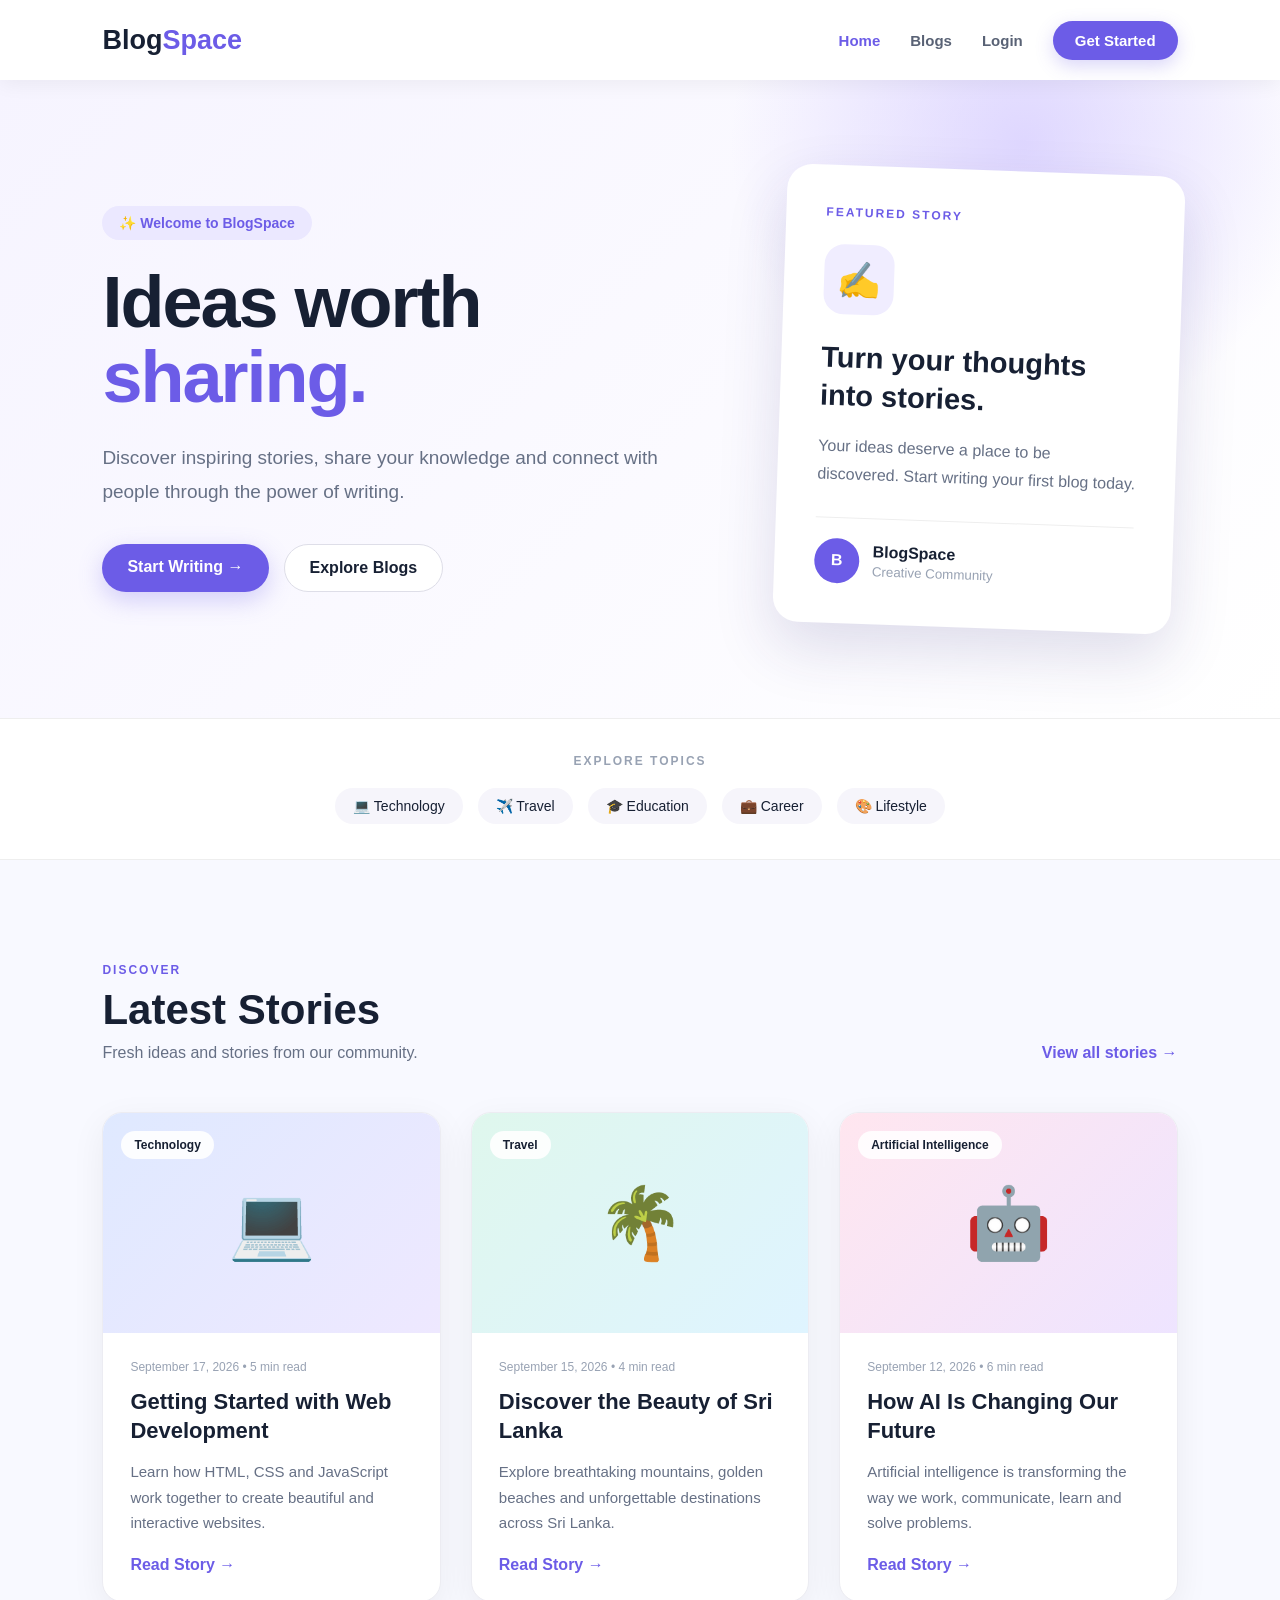
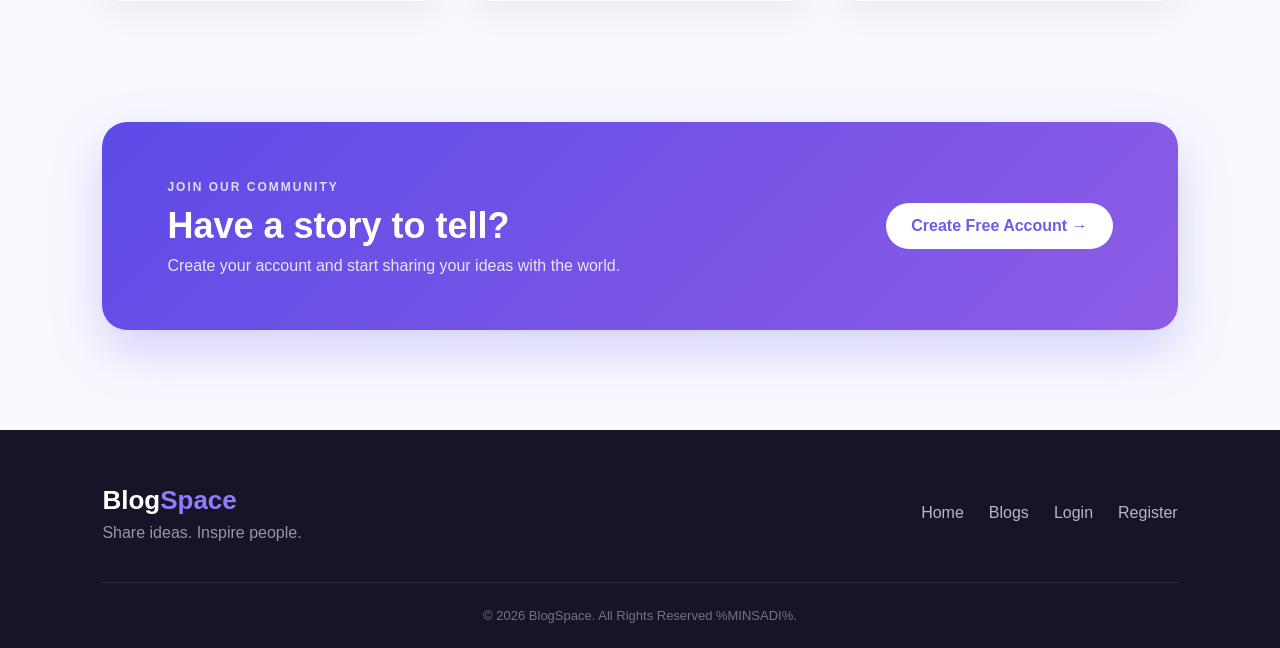
<file: index.html>
<!DOCTYPE html>
<html lang="en">

<head>
    <meta charset="UTF-8">
    <meta name="viewport" content="width=device-width, initial-scale=1.0">

    <title>BlogSpace | Share Your Story</title>

    <!-- Connect CSS -->
    <link rel="stylesheet" href="style.css">
</head>

<body>

    <!-- ================= NAVBAR ================= -->

    <nav class="navbar">

        <div class="logo">
            Blog<span>Space</span>
        </div>

        <div class="nav-links">
            <a href="index.html" class="active">Home</a>
            <a href="#blogs">Blogs</a>
            <a href="login.html">Login</a>
            <a href="register.html" class="register-btn">Get Started</a>
        </div>

    </nav>


    <!-- ================= HERO ================= -->

    <section class="hero">

        <div class="hero-content">

            <span class="hero-label">
                ✨ Welcome to BlogSpace
            </span>

            <h1>
                Ideas worth
                <span>sharing.</span>
            </h1>

            <p>
                Discover inspiring stories, share your knowledge
                and connect with people through the power of writing.
            </p>

            <div class="hero-buttons">

                <a href="register.html" class="primary-btn">
                    Start Writing →
                </a>

                <a href="#blogs" class="secondary-btn">
                    Explore Blogs
                </a>

            </div>

        </div>


        <!-- Right side creative card -->

        <div class="hero-card">

            <div class="small-label">
                FEATURED STORY
            </div>

            <div class="hero-icon">
                ✍️
            </div>

            <h3>
                Turn your thoughts into stories.
            </h3>

            <p>
                Your ideas deserve a place to be discovered.
                Start writing your first blog today.
            </p>

            <div class="author">

                <div class="avatar">
                    B
                </div>

                <div>
                    <strong>BlogSpace</strong>
                    <small>Creative Community</small>
                </div>

            </div>

        </div>

    </section>


    <!-- ================= CATEGORIES ================= -->

    <section class="categories">

        <p>Explore topics</p>

        <div class="category-list">

            <span>💻 Technology</span>
            <span>✈️ Travel</span>
            <span>🎓 Education</span>
            <span>💼 Career</span>
            <span>🎨 Lifestyle</span>

        </div>

    </section>


    <!-- ================= BLOG SECTION ================= -->

    <section class="blog-section" id="blogs">

        <div class="section-heading">

            <div>
                <span class="section-label">
                    DISCOVER
                </span>

                <h2>Latest Stories</h2>

                <p>
                    Fresh ideas and stories from our community.
                </p>
            </div>

            <a href="#" class="view-all">
                View all stories →
            </a>

        </div>


        <div class="blog-container">


            <!-- Blog Card 1 -->

            <article class="blog-card">

                <div class="blog-image technology">

                    <span class="category">
                        Technology
                    </span>

                    <div class="card-icon">
                        💻
                    </div>

                </div>

                <div class="blog-content">

                    <div class="blog-date">
                        September 17, 2026 • 5 min read
                    </div>

                    <h3>
                        Getting Started with Web Development
                    </h3>

                    <p>
                        Learn how HTML, CSS and JavaScript work
                        together to create beautiful and interactive
                        websites.
                    </p>

                    <a href="#">
                        Read Story →
                    </a>

                </div>

            </article>


            <!-- Blog Card 2 -->

            <article class="blog-card">

                <div class="blog-image travel">

                    <span class="category">
                        Travel
                    </span>

                    <div class="card-icon">
                        🌴
                    </div>

                </div>

                <div class="blog-content">

                    <div class="blog-date">
                        September 15, 2026 • 4 min read
                    </div>

                    <h3>
                        Discover the Beauty of Sri Lanka
                    </h3>

                    <p>
                        Explore breathtaking mountains, golden
                        beaches and unforgettable destinations
                        across Sri Lanka.
                    </p>

                    <a href="#">
                        Read Story →
                    </a>

                </div>

            </article>


            <!-- Blog Card 3 -->

            <article class="blog-card">

                <div class="blog-image ai">

                    <span class="category">
                        Artificial Intelligence
                    </span>

                    <div class="card-icon">
                        🤖
                    </div>

                </div>

                <div class="blog-content">

                    <div class="blog-date">
                        September 12, 2026 • 6 min read
                    </div>

                    <h3>
                        How AI Is Changing Our Future
                    </h3>

                    <p>
                        Artificial intelligence is transforming
                        the way we work, communicate, learn and
                        solve problems.
                    </p>

                    <a href="#">
                        Read Story →
                    </a>

                </div>

            </article>

        </div>

    </section>


    <!-- ================= JOIN SECTION ================= -->

    <section class="join-section">

        <div>

            <span>JOIN OUR COMMUNITY</span>

            <h2>
                Have a story to tell?
            </h2>

            <p>
                Create your account and start sharing
                your ideas with the world.
            </p>

        </div>

        <a href="register.html">
            Create Free Account →
        </a>

    </section>


    <!-- ================= FOOTER ================= -->

    <footer>

        <div class="footer-content">

            <div>

                <div class="footer-logo">
                    Blog<span>Space</span>
                </div>

                <p>
                    Share ideas. Inspire people.
                </p>

            </div>

            <div class="footer-links">

                <a href="index.html">Home</a>
                <a href="#blogs">Blogs</a>
                <a href="login.html">Login</a>
                <a href="register.html">Register</a>

            </div>

        </div>

        <div class="copyright">
            © 2026 BlogSpace. All Rights Reserved %MINSADI%.
        </div>

    </footer>

</body>

</html>
</file>
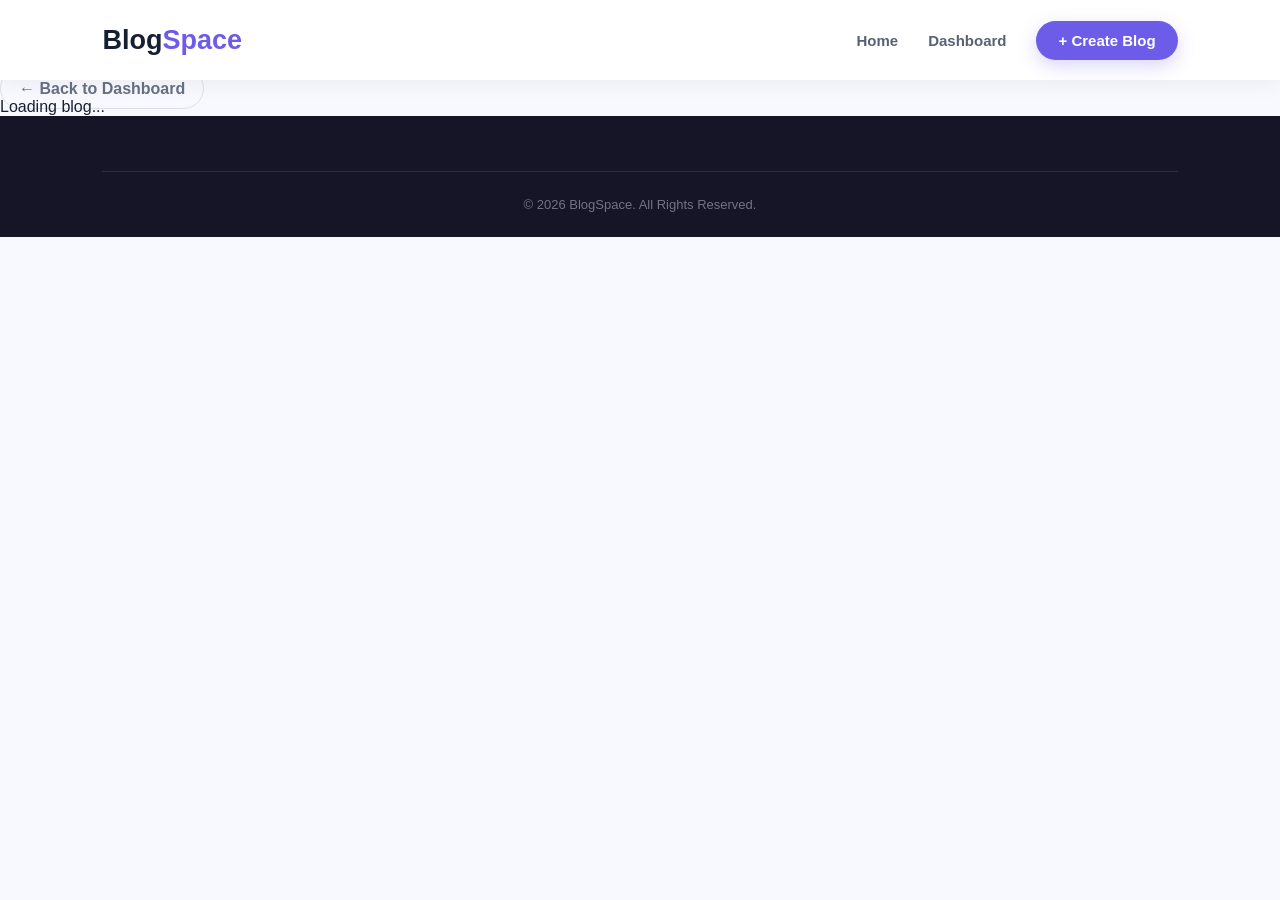
<file: blog-details.html>
<!DOCTYPE html>
<html lang="en">

<head>
    <meta charset="UTF-8">

    <meta
        name="viewport"
        content="width=device-width, initial-scale=1.0"
    >

    <title>BlogSpace | Blog Details</title>

    <link rel="stylesheet" href="style.css">
</head>

<body>


<!-- ================= NAVBAR ================= -->

<nav class="navbar">

    <div class="logo">
        Blog<span>Space</span>
    </div>

    <div class="nav-links">

        <a href="index.html">
            Home
        </a>

        <a href="dashboard.html">
            Dashboard
        </a>

        <a
            href="create-blog.html"
            class="register-btn"
        >
            + Create Blog
        </a>

    </div>

</nav>


<!-- ================= BLOG DETAILS ================= -->

<main class="blog-details-page">

    <div class="blog-details-container">

        <!-- BACK BUTTON -->

        <a
            href="dashboard.html"
            class="back-dashboard"
        >
            ← Back to Dashboard
        </a>


        <!-- BLOG WILL APPEAR HERE -->

        <article id="blogDetails">

            <p>
                Loading blog...
            </p>

        </article>

    </div>

</main>


<!-- ================= FOOTER ================= -->

<footer>

    <div class="copyright">
        © 2026 BlogSpace. All Rights Reserved.
    </div>

</footer>


<!-- ================= JAVASCRIPT ================= -->

<script src="js/script.js"></script>


</body>

</html>
</file>
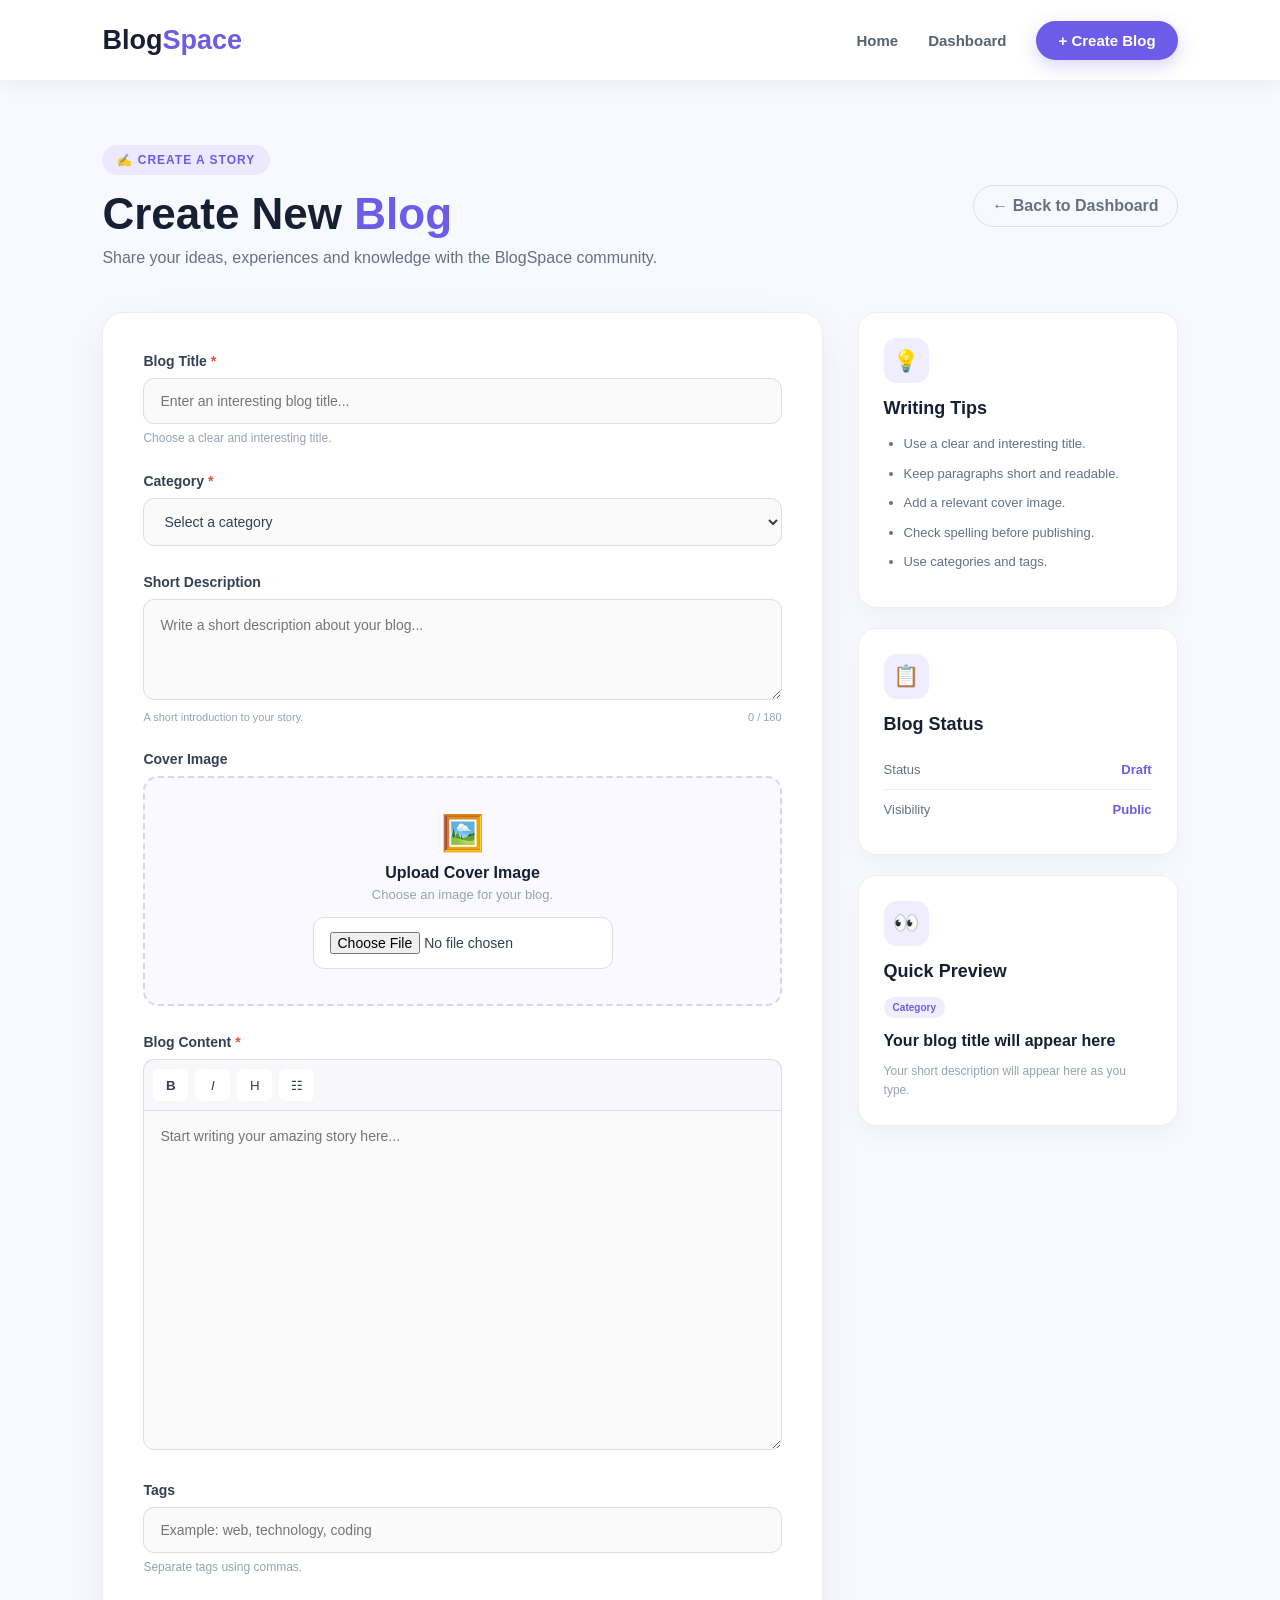
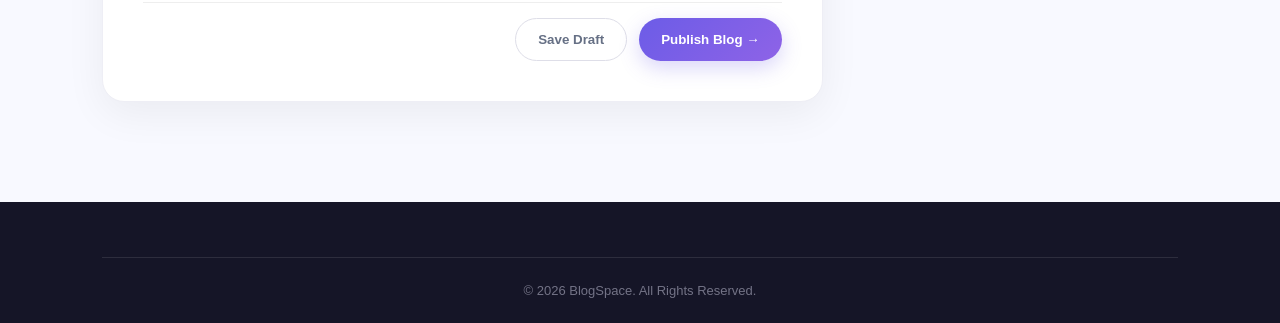
<file: create-blog.html>
<!DOCTYPE html>
<html lang="en">

<head>
    <meta charset="UTF-8">
    <meta name="viewport" content="width=device-width, initial-scale=1.0">

    <title>BlogSpace | Create Blog</title>

    <link rel="stylesheet" href="style.css">
</head>

<body>

<!-- ================= NAVBAR ================= -->

<nav class="navbar">

    <div class="logo">
        Blog<span>Space</span>
    </div>

    <div class="nav-links">
        <a href="index.html">Home</a>
        <a href="dashboard.html">Dashboard</a>

        <a href="create-blog.html"
           class="register-btn">
            + Create Blog
        </a>
    </div>

</nav>


<!-- ================= CREATE BLOG ================= -->

<main class="create-page">

    <!-- PAGE HEADER -->

    <section class="create-header">

        <div>

            <span class="create-label">
                ✍️ CREATE A STORY
            </span>

            <h1>
                Create New
                <span>Blog</span>
            </h1>

            <p>
                Share your ideas, experiences and knowledge
                with the BlogSpace community.
            </p>

        </div>

        <a href="dashboard.html"
           class="back-dashboard">

            ← Back to Dashboard

        </a>

    </section>


    <!-- ================= FORM AREA ================= -->

    <section class="create-container">


        <!-- LEFT SIDE FORM -->

        <div class="create-form-card">

            <form id="blogForm">


                <!-- BLOG TITLE -->

                <div class="create-form-group">

                    <label for="blogTitle">
                        Blog Title
                        <span>*</span>
                    </label>

                    <input
                        type="text"
                        id="blogTitle"
                        placeholder="Enter an interesting blog title..."
                        required
                    >

                    <small>
                        Choose a clear and interesting title.
                    </small>

                </div>


                <!-- CATEGORY -->

                <div class="create-form-group">

                    <label for="blogCategory">
                        Category
                        <span>*</span>
                    </label>

                    <select
                        id="blogCategory"
                        required
                    >

                        <option value="">
                            Select a category
                        </option>

                        <option value="Technology">
                            💻 Technology
                        </option>

                        <option value="Travel">
                            ✈️ Travel
                        </option>

                        <option value="Education">
                            🎓 Education
                        </option>

                        <option value="Career">
                            💼 Career
                        </option>

                        <option value="Lifestyle">
                            🎨 Lifestyle
                        </option>

                        <option value="Artificial Intelligence">
                            🤖 Artificial Intelligence
                        </option>

                    </select>

                </div>


                <!-- DESCRIPTION -->

                <div class="create-form-group">

                    <label for="blogDescription">
                        Short Description
                    </label>

                    <textarea
                        id="blogDescription"
                        rows="3"
                        maxlength="180"
                        placeholder="Write a short description about your blog..."
                    ></textarea>

                    <div class="character-count">

                        <span>
                            A short introduction to your story.
                        </span>

                        <span id="descriptionCount">
                            0 / 180
                        </span>

                    </div>

                </div>


                <!-- BLOG IMAGE -->

                <div class="create-form-group">

                    <label for="blogImage">
                        Cover Image
                    </label>

                    <div class="image-upload">

                        <div class="upload-icon">
                            🖼️
                        </div>

                        <h3>
                            Upload Cover Image
                        </h3>

                        <p>
                            Choose an image for your blog.
                        </p>

                        <input
                            type="file"
                            id="blogImage"
                            accept="image/*"
                        >

                    </div>


                    <!-- IMAGE PREVIEW -->

                    <div
                        class="image-preview"
                        id="imagePreview"
                    >
                    </div>

                </div>


                <!-- BLOG CONTENT -->

                <div class="create-form-group">

                    <label for="blogContent">
                        Blog Content
                        <span>*</span>
                    </label>

                    <!-- Simple Toolbar -->

                    <div class="editor-toolbar">

                        <button
                            type="button"
                            onclick="insertText('**Bold Text**')"
                        >
                            <b>B</b>
                        </button>

                        <button
                            type="button"
                            onclick="insertText('*Italic Text*')"
                        >
                            <i>I</i>
                        </button>

                        <button
                            type="button"
                            onclick="insertText('## Heading')"
                        >
                            H
                        </button>

                        <button
                            type="button"
                            onclick="insertText('• List item')"
                        >
                            ☷
                        </button>

                    </div>

                    <textarea
                        id="blogContent"
                        rows="13"
                        placeholder="Start writing your amazing story here..."
                        required
                    ></textarea>

                </div>


                <!-- TAGS -->

                <div class="create-form-group">

                    <label for="blogTags">
                        Tags
                    </label>

                    <input
                        type="text"
                        id="blogTags"
                        placeholder="Example: web, technology, coding"
                    >

                    <small>
                        Separate tags using commas.
                    </small>

                </div>


                <!-- BUTTONS -->

                <div class="create-actions">

                    <button
                        type="button"
                        class="draft-btn"
                        onclick="saveDraft()"
                    >
                        Save Draft
                    </button>

                    <button
                        type="submit"
                        class="publish-btn"
                    >
                        Publish Blog →
                    </button>

                </div>

            </form>

        </div>


        <!-- ================= RIGHT SIDE ================= -->

        <aside class="create-sidebar">


            <!-- TIPS -->

            <div class="create-side-card">

                <div class="side-icon">
                    💡
                </div>

                <h3>
                    Writing Tips
                </h3>

                <ul>
                    <li>
                        Use a clear and interesting title.
                    </li>

                    <li>
                        Keep paragraphs short and readable.
                    </li>

                    <li>
                        Add a relevant cover image.
                    </li>

                    <li>
                        Check spelling before publishing.
                    </li>

                    <li>
                        Use categories and tags.
                    </li>
                </ul>

            </div>


            <!-- BLOG STATUS -->

            <div class="create-side-card">

                <div class="side-icon">
                    📋
                </div>

                <h3>
                    Blog Status
                </h3>

                <div class="status-row">

                    <span>Status</span>

                    <strong id="blogStatus">
                        Draft
                    </strong>

                </div>

                <div class="status-row">

                    <span>Visibility</span>

                    <strong>
                        Public
                    </strong>

                </div>

            </div>


            <!-- QUICK PREVIEW -->

            <div class="create-side-card">

                <div class="side-icon">
                    👀
                </div>

                <h3>
                    Quick Preview
                </h3>

                <div class="quick-preview">

                    <span id="previewCategory">
                        Category
                    </span>

                    <h4 id="previewTitle">
                        Your blog title will appear here
                    </h4>

                    <p id="previewDescription">
                        Your short description will
                        appear here as you type.
                    </p>

                </div>

            </div>

        </aside>

    </section>

</main>


<!-- ================= FOOTER ================= -->

<footer>

    <div class="copyright">
        © 2026 BlogSpace. All Rights Reserved.
    </div>

</footer>


<!-- ================= JAVASCRIPT ================= -->

<script>

    const title =
        document.getElementById("blogTitle");

    const category =
        document.getElementById("blogCategory");

    const description =
        document.getElementById("blogDescription");

    const content =
        document.getElementById("blogContent");


    /* ===============================
       LIVE TITLE PREVIEW
    =============================== */

    title.addEventListener("input", function () {

        document.getElementById("previewTitle")
            .innerText =
            title.value ||
            "Your blog title will appear here";

    });


    /* ===============================
       CATEGORY PREVIEW
    =============================== */

    category.addEventListener("change", function () {

        document.getElementById("previewCategory")
            .innerText =
            category.value || "Category";

    });


    /* ===============================
       DESCRIPTION PREVIEW
    =============================== */

    description.addEventListener("input", function () {

        document.getElementById("previewDescription")
            .innerText =
            description.value ||
            "Your short description will appear here as you type.";

        document.getElementById("descriptionCount")
            .innerText =
            description.value.length + " / 180";

    });


    /* ===============================
       IMAGE PREVIEW
    =============================== */

    document.getElementById("blogImage")
        .addEventListener("change", function () {

            const file = this.files[0];

            if (file) {

                const reader =
                    new FileReader();

                reader.onload =
                    function (event) {

                        document
                            .getElementById("imagePreview")
                            .innerHTML =
                            `<img src="${event.target.result}"
                            alt="Blog Cover Preview">`;

                    };

                reader.readAsDataURL(file);

            }

        });


    /* ===============================
       EDITOR BUTTON
    =============================== */

    function insertText(text) {

        const textarea =
            document.getElementById("blogContent");

        const start =
            textarea.selectionStart;

        const end =
            textarea.selectionEnd;

        textarea.value =
            textarea.value.substring(0, start) +
            text +
            textarea.value.substring(end);

        textarea.focus();

    }


    /* ===============================
       SAVE DRAFT
    =============================== */

    function saveDraft() {

        if (title.value.trim() === "") {

            alert(
                "Please enter a blog title before saving."
            );

            return;

        }

        document.getElementById("blogStatus")
            .innerText = "Saved Draft";

        alert(
            "Your blog has been saved as a draft!"
        );

    }


    /* ===============================
       PUBLISH BLOG
    =============================== */

    document.getElementById("blogForm")
        .addEventListener(
            "submit",
            function (event) {

                event.preventDefault();


                if (
                    title.value.trim() === "" ||
                    category.value === "" ||
                    content.value.trim() === ""
                ) {

                    alert(
                        "Please complete all required fields."
                    );

                    return;

                }


                alert(
                    "Blog published successfully!"
                );


                window.location.href =
                    "dashboard.html";

            }
        );

</script>

</body>

</html>
</file>
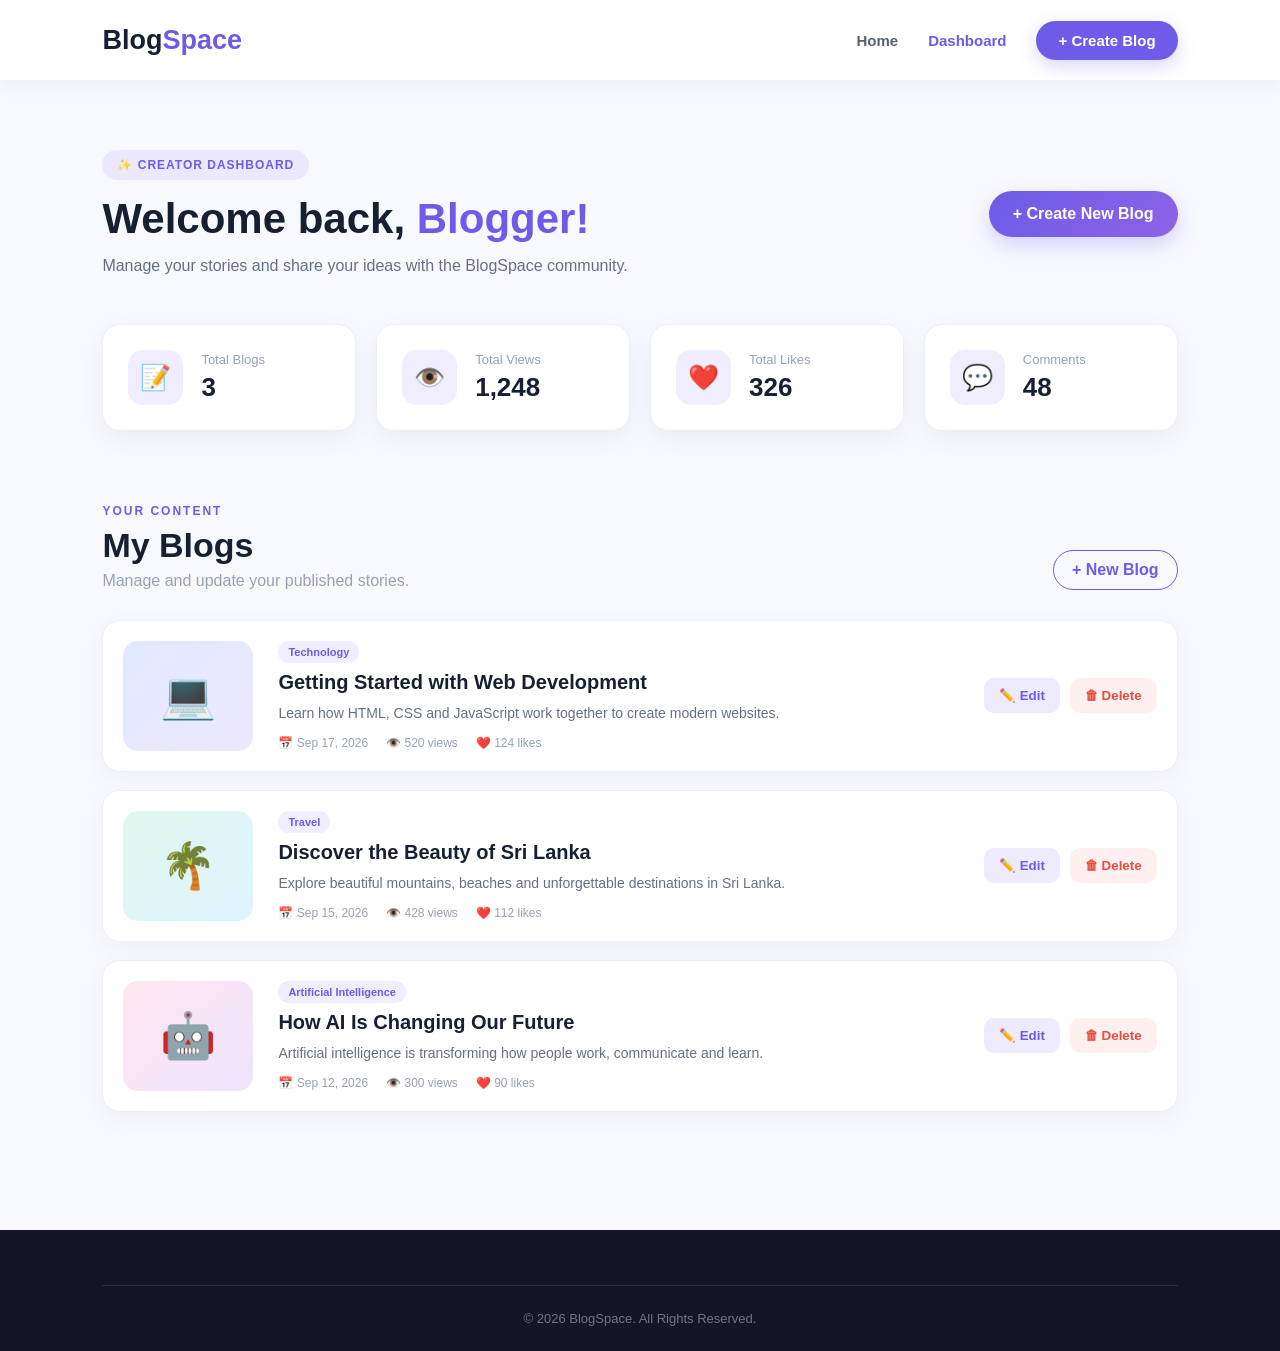
<file: dashboard.html>
<!DOCTYPE html>
<html lang="en">

<head>
    <meta charset="UTF-8">
    <meta name="viewport" content="width=device-width, initial-scale=1.0">

    <title>BlogSpace | Dashboard</title>

    <link rel="stylesheet" href="style.css">
</head>

<body>

<!-- ================= NAVBAR ================= -->

<nav class="navbar">

    <div class="logo">
        Blog<span>Space</span>
    </div>

    <div class="nav-links">
        <a href="index.html">Home</a>
        <a href="dashboard.html" class="active">Dashboard</a>
        <a href="create-blog.html" class="register-btn">
            + Create Blog
        </a>
    </div>

</nav>


<!-- ================= DASHBOARD ================= -->

<main class="dashboard">

    <!-- Welcome Area -->

    <section class="dashboard-header">

        <div>

            <span class="dashboard-label">
                ✨ CREATOR DASHBOARD
            </span>

            <h1>
                Welcome back,
                <span>Blogger!</span>
            </h1>

            <p>
                Manage your stories and share your ideas
                with the BlogSpace community.
            </p>

        </div>

        <a href="create-blog.html" class="dashboard-create-btn">
            + Create New Blog
        </a>

    </section>


    <!-- ================= STATISTICS ================= -->

    <section class="stats-container">

        <div class="stat-card">

            <div class="stat-icon">
                📝
            </div>

            <div>
                <p>Total Blogs</p>
                <h2>3</h2>
            </div>

        </div>


        <div class="stat-card">

            <div class="stat-icon">
                👁️
            </div>

            <div>
                <p>Total Views</p>
                <h2>1,248</h2>
            </div>

        </div>


        <div class="stat-card">

            <div class="stat-icon">
                ❤️
            </div>

            <div>
                <p>Total Likes</p>
                <h2>326</h2>
            </div>

        </div>


        <div class="stat-card">

            <div class="stat-icon">
                💬
            </div>

            <div>
                <p>Comments</p>
                <h2>48</h2>
            </div>

        </div>

    </section>


    <!-- ================= MY BLOGS ================= -->

    <section class="my-blogs">

        <div class="dashboard-section-title">

            <div>

                <span>YOUR CONTENT</span>

                <h2>My Blogs</h2>

                <p>
                    Manage and update your published stories.
                </p>

            </div>

            <a href="create-blog.html">
                + New Blog
            </a>

        </div>


        <!-- BLOG 1 -->

        <article class="dashboard-blog-card">

            <div class="dashboard-blog-image technology">
                💻
            </div>

            <div class="dashboard-blog-content">

                <span class="dashboard-category">
                    Technology
                </span>

                <h3>
                    Getting Started with Web Development
                </h3>

                <p>
                    Learn how HTML, CSS and JavaScript
                    work together to create modern websites.
                </p>

                <div class="blog-information">

                    <span>📅 Sep 17, 2026</span>

                    <span>👁️ 520 views</span>

                    <span>❤️ 124 likes</span>

                </div>

            </div>


            <div class="dashboard-actions">

                <button
                    class="edit-btn"
                    onclick="editBlog('Getting Started with Web Development')"
                >
                    ✏️ Edit
                </button>

                <button
                    class="delete-btn"
                    onclick="deleteBlog(this)"
                >
                    🗑 Delete
                </button>

            </div>

        </article>


        <!-- BLOG 2 -->

        <article class="dashboard-blog-card">

            <div class="dashboard-blog-image travel">
                🌴
            </div>

            <div class="dashboard-blog-content">

                <span class="dashboard-category">
                    Travel
                </span>

                <h3>
                    Discover the Beauty of Sri Lanka
                </h3>

                <p>
                    Explore beautiful mountains, beaches
                    and unforgettable destinations in Sri Lanka.
                </p>

                <div class="blog-information">

                    <span>📅 Sep 15, 2026</span>

                    <span>👁️ 428 views</span>

                    <span>❤️ 112 likes</span>

                </div>

            </div>


            <div class="dashboard-actions">

                <button
                    class="edit-btn"
                    onclick="editBlog('Discover the Beauty of Sri Lanka')"
                >
                    ✏️ Edit
                </button>

                <button
                    class="delete-btn"
                    onclick="deleteBlog(this)"
                >
                    🗑 Delete
                </button>

            </div>

        </article>


        <!-- BLOG 3 -->

        <article class="dashboard-blog-card">

            <div class="dashboard-blog-image ai">
                🤖
            </div>

            <div class="dashboard-blog-content">

                <span class="dashboard-category">
                    Artificial Intelligence
                </span>

                <h3>
                    How AI Is Changing Our Future
                </h3>

                <p>
                    Artificial intelligence is transforming
                    how people work, communicate and learn.
                </p>

                <div class="blog-information">

                    <span>📅 Sep 12, 2026</span>

                    <span>👁️ 300 views</span>

                    <span>❤️ 90 likes</span>

                </div>

            </div>


            <div class="dashboard-actions">

                <button
                    class="edit-btn"
                    onclick="editBlog('How AI Is Changing Our Future')"
                >
                    ✏️ Edit
                </button>

                <button
                    class="delete-btn"
                    onclick="deleteBlog(this)"
                >
                    🗑 Delete
                </button>

            </div>

        </article>

    </section>

</main>


<!-- ================= FOOTER ================= -->

<footer>

    <div class="copyright">
        © 2026 BlogSpace. All Rights Reserved.
    </div>

</footer>


<!-- ================= JAVASCRIPT ================= -->

<script>

function deleteBlog(button) {

    const confirmation = confirm(
        "Are you sure you want to delete this blog?"
    );

    if (confirmation) {

        const blogCard =
            button.closest(".dashboard-blog-card");

        blogCard.remove();

        alert("Blog deleted successfully!");

    }
}


function editBlog(blogTitle) {

    alert(
        "Edit feature selected for: " + blogTitle
    );

}

</script>

</body>

</html>
</file>
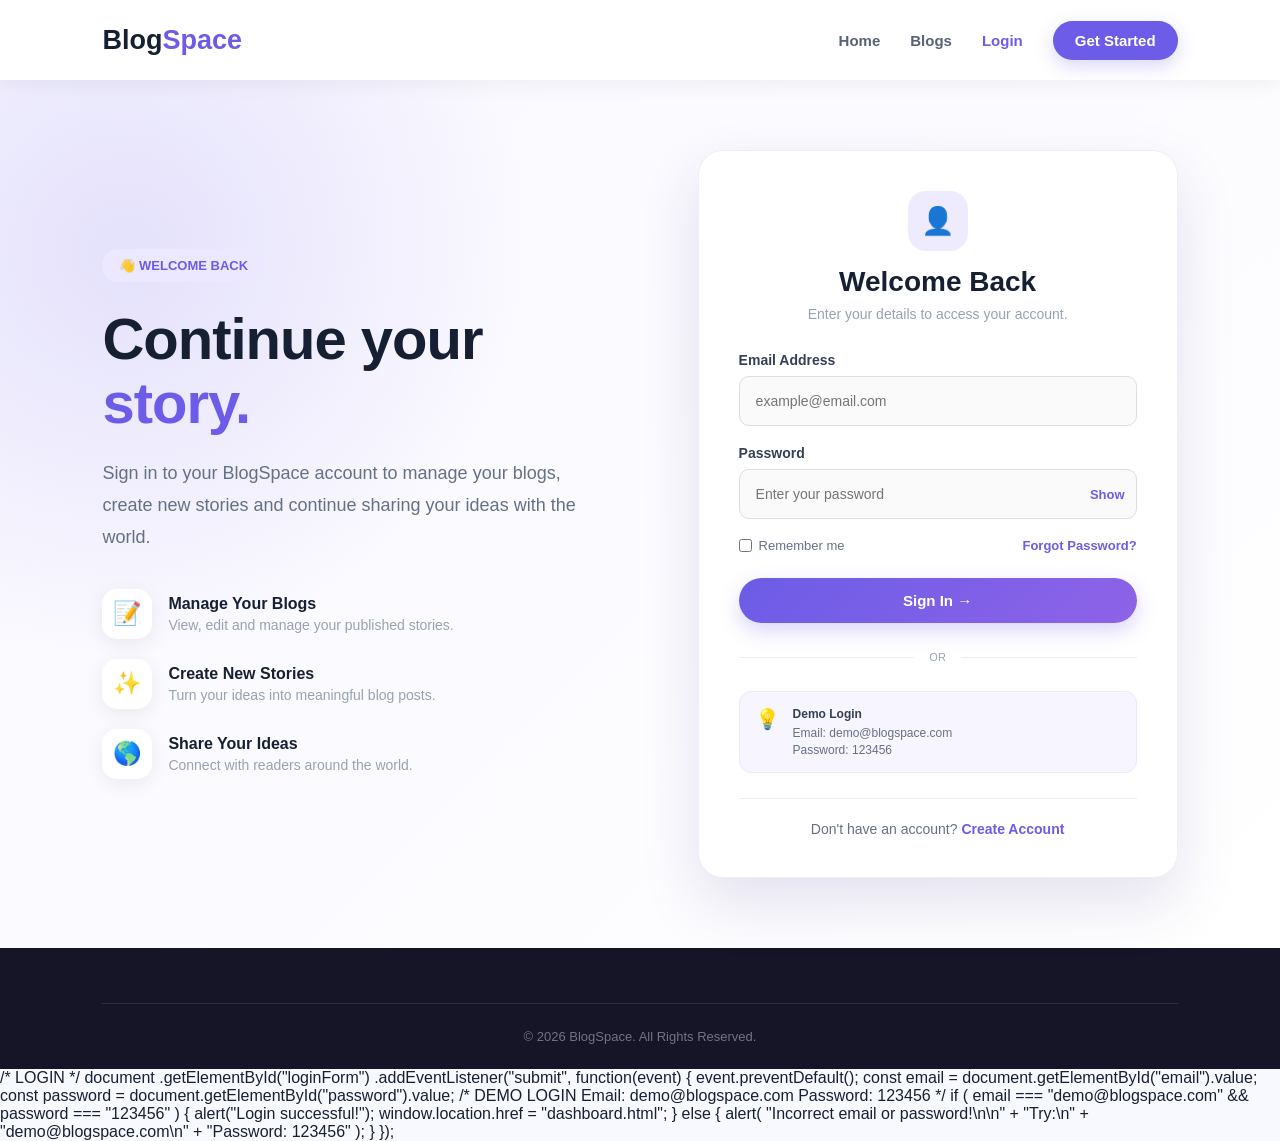
<file: login.html>
<!DOCTYPE html>
<html lang="en">

<head>
    <meta charset="UTF-8">
    <meta name="viewport" content="width=device-width, initial-scale=1.0">

    <title>BlogSpace | Login</title>

    <!-- CSS Connection -->
    <link rel="stylesheet" href="style.css">
</head>

<body>

    <!-- ================= NAVBAR ================= -->

    <nav class="navbar">

        <div class="logo">
            Blog<span>Space</span>
        </div>

        <div class="nav-links">
            <a href="index.html">Home</a>
            <a href="index.html#blogs">Blogs</a>
            <a href="login.html" class="active">Login</a>
            <a href="register.html" class="register-btn">
                Get Started
            </a>
        </div>

    </nav>


    <!-- ================= LOGIN SECTION ================= -->

    <section class="auth-section login-section">

        <!-- LEFT SIDE -->

        <div class="auth-info">

            <span class="auth-label">
                👋 WELCOME BACK
            </span>

            <h1>
                Continue your
                <span>story.</span>
            </h1>

            <p>
                Sign in to your BlogSpace account to manage
                your blogs, create new stories and continue
                sharing your ideas with the world.
            </p>


            <!-- FEATURES -->

            <div class="auth-features">

                <div class="feature">

                    <div class="feature-icon">
                        📝
                    </div>

                    <div>
                        <h3>Manage Your Blogs</h3>

                        <p>
                            View, edit and manage your published stories.
                        </p>
                    </div>

                </div>


                <div class="feature">

                    <div class="feature-icon">
                        ✨
                    </div>

                    <div>
                        <h3>Create New Stories</h3>

                        <p>
                            Turn your ideas into meaningful blog posts.
                        </p>
                    </div>

                </div>


                <div class="feature">

                    <div class="feature-icon">
                        🌎
                    </div>

                    <div>
                        <h3>Share Your Ideas</h3>

                        <p>
                            Connect with readers around the world.
                        </p>
                    </div>

                </div>

            </div>

        </div>


        <!-- ================= LOGIN CARD ================= -->

        <div class="auth-card login-card">

            <div class="auth-card-header">

                <div class="auth-icon">
                    👤
                </div>

                <h2>Welcome Back</h2>

                <p>
                    Enter your details to access your account.
                </p>

            </div>


            <!-- LOGIN FORM -->

            <form id="loginForm">

                <!-- EMAIL -->

                <div class="form-group">

                    <label for="email">
                        Email Address
                    </label>

                    <input
                        type="email"
                        id="email"
                        placeholder="example@email.com"
                        required
                    >

                </div>


                <!-- PASSWORD -->

                <div class="form-group">

                    <label for="password">
                        Password
                    </label>

                    <div class="password-box">

                        <input
                            type="password"
                            id="password"
                            placeholder="Enter your password"
                            required
                        >

                        <button
                            type="button"
                            class="show-password"
                            onclick="showPassword()"
                            id="passwordButton"
                        >
                            Show
                        </button>

                    </div>

                </div>


                <!-- REMEMBER / FORGOT -->

                <div class="login-options">

                    <label class="remember-me">

                        <input
                            type="checkbox"
                            id="remember"
                        >

                        Remember me

                    </label>


                    <a href="#">
                        Forgot Password?
                    </a>

                </div>


                <!-- LOGIN BUTTON -->

                <button
                    type="submit"
                    class="auth-button"
                >
                    Sign In →
                </button>

            </form>


            <!-- DIVIDER -->

            <div class="login-divider">

                <span>OR</span>

            </div>


            <!-- DEMO ACCOUNT -->

            <div class="demo-account">

                <span>💡</span>

                <div>
                    <strong>Demo Login</strong>

                    <p>
                        Email: demo@blogspace.com
                    </p>

                    <p>
                        Password: 123456
                    </p>
                </div>

            </div>


            <!-- REGISTER -->

            <div class="auth-bottom">

                <p>
                    Don't have an account?

                    <a href="register.html">
                        Create Account
                    </a>
                </p>

            </div>

        </div>

    </section>


    <!-- ================= FOOTER ================= -->

    <footer>

        <div class="copyright">
            © 2026 BlogSpace. All Rights Reserved.
        </div>

    </footer>


    <!-- ================= JAVASCRIPT ================= -->

    <script>

function showPassword() {

    const password =
        document.getElementById("password");

    const button =
        document.getElementById("passwordButton");


    if (password.type === "password") {

        password.type = "text";
        button.innerText = "Hide";

    } else {

        password.type = "password";
        button.innerText = "Show";

    }
}


/* LOGIN SYSTEM */

document
    .getElementById("loginForm")
    .addEventListener("submit", function(event) {

        event.preventDefault();


        const email =
            document.getElementById("email")
            .value
            .trim();

        const password =
            document.getElementById("password")
            .value;


        /* GET REGISTERED USER */

        const savedUser =
            JSON.parse(
                localStorage.getItem("blogUser")
            );


        if (!savedUser) {

            alert(
                "No account found. Please register first."
            );

            window.location.href =
                "register.html";

            return;
        }


        /* CHECK LOGIN */

        if (
            email === savedUser.email &&
            password === savedUser.password
        ) {

            localStorage.setItem(
                "loggedIn",
                "true"
            );


            alert(
                "Welcome " +
                savedUser.name +
                "!"
            );


            window.location.href =
                "dashboard.html";

        } else {

            alert(
                "Incorrect email or password!"
            );

        }

    });

</script>
        /* LOGIN */

        document
            .getElementById("loginForm")
            .addEventListener("submit", function(event) {

                event.preventDefault();


                const email =
                    document.getElementById("email").value;

                const password =
                    document.getElementById("password").value;


                /*
                   DEMO LOGIN

                   Email:
                   demo@blogspace.com

                   Password:
                   123456
                */


                if (
                    email === "demo@blogspace.com" &&
                    password === "123456"
                ) {

                    alert("Login successful!");

                    window.location.href =
                        "dashboard.html";

                }

                else {

                    alert(
                        "Incorrect email or password!\n\n" +
                        "Try:\n" +
                        "demo@blogspace.com\n" +
                        "Password: 123456"
                    );

                }

            });

    </script>

</body>

</html>
</file>
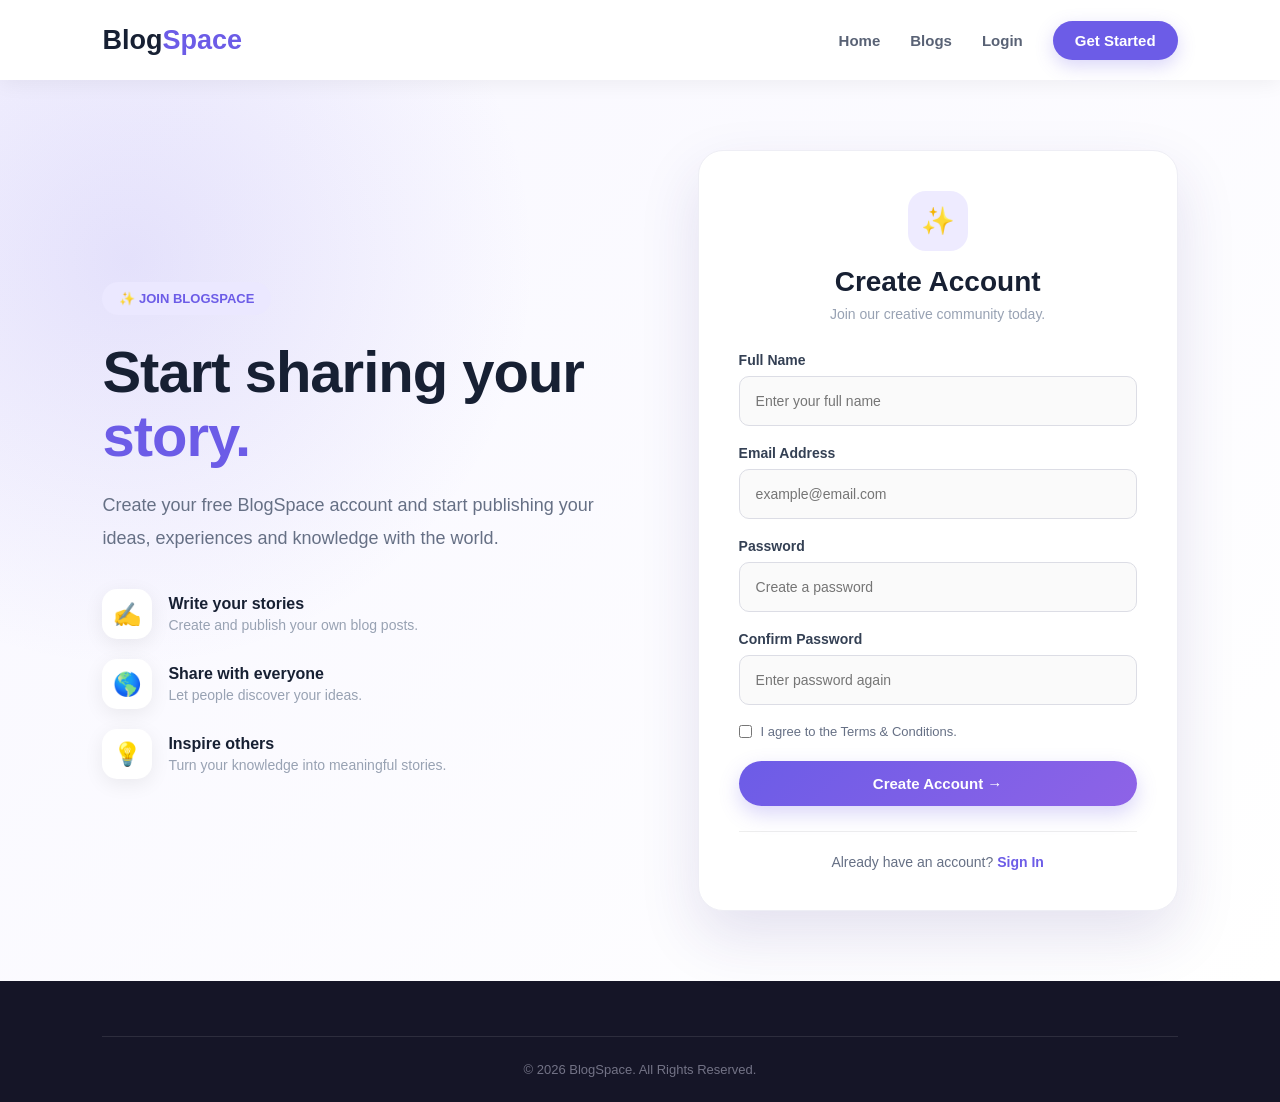
<file: register.html>
<!DOCTYPE html>
<html lang="en">

<head>
    <meta charset="UTF-8">
    <meta name="viewport" content="width=device-width, initial-scale=1.0">

    <title>BlogSpace | Register</title>

    <link rel="stylesheet" href="style.css">
</head>

<body>

    <!-- NAVBAR -->
    <nav class="navbar">

        <div class="logo">
            Blog<span>Space</span>
        </div>

        <div class="nav-links">
            <a href="index.html">Home</a>
            <a href="index.html#blogs">Blogs</a>
            <a href="login.html">Login</a>
            <a href="register.html" class="register-btn">Get Started</a>
        </div>

    </nav>


    <!-- REGISTER SECTION -->
    <section class="auth-section">

        <!-- LEFT SIDE -->
        <div class="auth-info">

            <span class="auth-label">
                ✨ JOIN BLOGSPACE
            </span>

            <h1>
                Start sharing your
                <span>story.</span>
            </h1>

            <p>
                Create your free BlogSpace account and
                start publishing your ideas, experiences
                and knowledge with the world.
            </p>

            <div class="auth-features">

                <div class="feature">
                    <div class="feature-icon">✍️</div>

                    <div>
                        <h3>Write your stories</h3>
                        <p>Create and publish your own blog posts.</p>
                    </div>
                </div>


                <div class="feature">
                    <div class="feature-icon">🌎</div>

                    <div>
                        <h3>Share with everyone</h3>
                        <p>Let people discover your ideas.</p>
                    </div>
                </div>


                <div class="feature">
                    <div class="feature-icon">💡</div>

                    <div>
                        <h3>Inspire others</h3>
                        <p>Turn your knowledge into meaningful stories.</p>
                    </div>
                </div>

            </div>

        </div>


        <!-- RIGHT SIDE REGISTER FORM -->
        <div class="auth-card">

            <div class="auth-card-header">

                <div class="auth-icon">
                    ✨
                </div>

                <h2>Create Account</h2>

                <p>
                    Join our creative community today.
                </p>

            </div>


            <form id="registerForm">

                <!-- NAME -->
                <div class="form-group">

                    <label for="name">
                        Full Name
                    </label>

                    <input
                        type="text"
                        id="name"
                        placeholder="Enter your full name"
                        required
                    >

                </div>


                <!-- EMAIL -->
                <div class="form-group">

                    <label for="email">
                        Email Address
                    </label>

                    <input
                        type="email"
                        id="email"
                        placeholder="example@email.com"
                        required
                    >

                </div>


                <!-- PASSWORD -->
                <div class="form-group">

                    <label for="password">
                        Password
                    </label>

                    <input
                        type="password"
                        id="password"
                        placeholder="Create a password"
                        minlength="6"
                        required
                    >

                </div>


                <!-- CONFIRM PASSWORD -->
                <div class="form-group">

                    <label for="confirmPassword">
                        Confirm Password
                    </label>

                    <input
                        type="password"
                        id="confirmPassword"
                        placeholder="Enter password again"
                        minlength="6"
                        required
                    >

                </div>


                <!-- TERMS -->
                <div class="terms">

                    <input
                        type="checkbox"
                        id="terms"
                        required
                    >

                    <label for="terms">
                        I agree to the Terms & Conditions.
                    </label>

                </div>


                <!-- REGISTER BUTTON -->
                <button
                    type="submit"
                    class="auth-button"
                >
                    Create Account →
                </button>

            </form>


            <div class="auth-bottom">

                <p>
                    Already have an account?
                    <a href="login.html">
                        Sign In
                    </a>
                </p>

            </div>

        </div>

    </section>


    <!-- FOOTER -->
    <footer>

        <div class="copyright">
            © 2026 BlogSpace. All Rights Reserved.
        </div>

    </footer>


    <!-- SIMPLE JAVASCRIPT -->
  <script>

const registerForm =
    document.getElementById("registerForm");

registerForm.addEventListener("submit", function(event) {

    event.preventDefault();

    const name =
        document.getElementById("name").value.trim();

    const email =
        document.getElementById("email").value.trim();

    const password =
        document.getElementById("password").value;

    const confirmPassword =
        document.getElementById("confirmPassword").value;


    if (password !== confirmPassword) {

        alert("Passwords do not match!");

        return;
    }


    /* SAVE USER */

    const user = {
        name: name,
        email: email,
        password: password
    };


    localStorage.setItem(
        "blogUser",
        JSON.stringify(user)
    );


    alert(
        "Account created successfully! Please login."
    );


    window.location.href = "login.html";

});

</script>

</body>

</html>
</file>
<file: style.css>
/* =====================================
   BLOGSPACE
   Modern Blog Application
===================================== */

* {
    margin: 0;
    padding: 0;
    box-sizing: border-box;
}

html {
    scroll-behavior: smooth;
}

body {
    font-family: "Segoe UI", Arial, sans-serif;
    background: #f8f9ff;
    color: #172033;
}


/* =====================================
   NAVBAR
===================================== */

.navbar {
    height: 80px;
    padding: 0 8%;

    display: flex;
    justify-content: space-between;
    align-items: center;

    background: rgba(255, 255, 255, 0.96);

    box-shadow:
        0 3px 20px rgba(0, 0, 0, 0.06);

    position: sticky;
    top: 0;

    z-index: 1000;
}


/* Logo */

.logo {
    font-size: 27px;
    font-weight: 800;

    color: #172033;
}

.logo span {
    color: #6c5ce7;
}


/* Navigation */

.nav-links {
    display: flex;
    align-items: center;
    gap: 30px;
}

.nav-links a {
    text-decoration: none;

    color: #596275;

    font-size: 15px;
    font-weight: 600;

    transition: 0.3s;
}

.nav-links a:hover,
.nav-links .active {
    color: #6c5ce7;
}


/* Get Started */

.nav-links .register-btn {
    background: #6c5ce7;

    color: white;

    padding: 11px 22px;

    border-radius: 30px;

    box-shadow:
        0 6px 18px rgba(108, 92, 231, 0.25);
}

.nav-links .register-btn:hover {
    color: white;

    background: #5948dc;

    transform: translateY(-2px);
}


/* =====================================
   HERO
===================================== */

.hero {
    min-height: 610px;

    padding: 90px 8%;

    display: grid;

    grid-template-columns: 1.2fr 0.8fr;

    align-items: center;

    gap: 80px;

    background:
        radial-gradient(
            circle at 80% 10%,
            rgba(169, 149, 255, 0.35),
            transparent 25%
        ),
        linear-gradient(
            135deg,
            #f6f4ff,
            #ffffff
        );
}


/* Hero Label */

.hero-label {
    display: inline-block;

    padding: 9px 17px;

    margin-bottom: 25px;

    background: #ebe8ff;

    color: #6c5ce7;

    border-radius: 30px;

    font-size: 14px;
    font-weight: 700;
}


/* Hero Heading */

.hero h1 {
    max-width: 700px;

    font-size: 72px;

    line-height: 1.05;

    letter-spacing: -2px;

    margin-bottom: 25px;
}

.hero h1 span {
    color: #6c5ce7;
}


/* Hero paragraph */

.hero-content > p {
    max-width: 620px;

    font-size: 19px;

    line-height: 1.8;

    color: #667085;

    margin-bottom: 35px;
}


/* Hero buttons */

.hero-buttons {
    display: flex;

    gap: 15px;

    flex-wrap: wrap;
}

.primary-btn,
.secondary-btn {
    padding: 14px 25px;

    border-radius: 30px;

    text-decoration: none;

    font-weight: 700;

    transition: 0.3s;
}

.primary-btn {
    background: #6c5ce7;

    color: white;

    box-shadow:
        0 8px 25px rgba(108, 92, 231, 0.28);
}

.primary-btn:hover {
    transform: translateY(-4px);

    background: #5948dc;
}

.secondary-btn {
    background: white;

    color: #172033;

    border: 1px solid #dedee8;
}

.secondary-btn:hover {
    border-color: #6c5ce7;

    color: #6c5ce7;
}


/* =====================================
   HERO CARD
===================================== */

.hero-card {
    background: white;

    padding: 40px;

    border-radius: 25px;

    box-shadow:
        0 25px 60px rgba(48, 39, 120, 0.15);

    transform: rotate(2deg);

    transition: 0.4s;

    position: relative;
}

.hero-card:hover {
    transform:
        rotate(0deg)
        translateY(-8px);
}

.small-label {
    color: #6c5ce7;

    font-size: 12px;

    letter-spacing: 2px;

    font-weight: 800;

    margin-bottom: 25px;
}

.hero-icon {
    width: 70px;
    height: 70px;

    display: flex;
    align-items: center;
    justify-content: center;

    font-size: 35px;

    background: #f0edff;

    border-radius: 20px;

    margin-bottom: 25px;
}

.hero-card h3 {
    font-size: 29px;

    line-height: 1.3;

    margin-bottom: 18px;
}

.hero-card > p {
    color: #667085;

    line-height: 1.7;

    margin-bottom: 30px;
}


/* Author */

.author {
    display: flex;

    align-items: center;

    gap: 13px;

    padding-top: 20px;

    border-top: 1px solid #eeeeee;
}

.avatar {
    width: 45px;
    height: 45px;

    display: flex;

    align-items: center;
    justify-content: center;

    border-radius: 50%;

    background: #6c5ce7;

    color: white;

    font-weight: bold;
}

.author strong,
.author small {
    display: block;
}

.author small {
    color: #98a2b3;

    margin-top: 3px;
}


/* =====================================
   CATEGORIES
===================================== */

.categories {
    padding: 35px 8%;

    background: white;

    text-align: center;

    border-top: 1px solid #eee;
    border-bottom: 1px solid #eee;
}

.categories > p {
    color: #98a2b3;

    text-transform: uppercase;

    letter-spacing: 2px;

    font-size: 12px;

    font-weight: bold;

    margin-bottom: 20px;
}

.category-list {
    display: flex;

    justify-content: center;

    gap: 15px;

    flex-wrap: wrap;
}

.category-list span {
    background: #f6f5fb;

    padding: 10px 18px;

    border-radius: 25px;

    font-size: 14px;

    transition: 0.3s;
}

.category-list span:hover {
    background: #6c5ce7;

    color: white;

    transform: translateY(-3px);
}


/* =====================================
   BLOG SECTION
===================================== */

.blog-section {
    max-width: 1450px;

    margin: auto;

    padding: 100px 8%;
}


/* Heading */

.section-heading {
    display: flex;

    justify-content: space-between;

    align-items: flex-end;

    margin-bottom: 50px;
}

.section-label {
    color: #6c5ce7;

    font-size: 12px;

    letter-spacing: 2px;

    font-weight: 800;
}

.section-heading h2 {
    font-size: 42px;

    margin-top: 8px;

    margin-bottom: 10px;
}

.section-heading p {
    color: #667085;
}

.view-all {
    color: #6c5ce7;

    text-decoration: none;

    font-weight: 700;
}


/* =====================================
   BLOG CARDS
===================================== */

.blog-container {
    display: grid;

    grid-template-columns:
        repeat(3, 1fr);

    gap: 30px;
}

.blog-card {
    background: white;

    border-radius: 20px;

    overflow: hidden;

    border: 1px solid #ececf2;

    box-shadow:
        0 10px 35px rgba(0, 0, 0, 0.06);

    transition: 0.4s;
}

.blog-card:hover {
    transform: translateY(-10px);

    box-shadow:
        0 22px 50px rgba(0, 0, 0, 0.12);
}


/* Blog image */

.blog-image {
    height: 220px;

    position: relative;

    display: flex;

    align-items: center;
    justify-content: center;
}

.technology {
    background:
        linear-gradient(
            135deg,
            #dfe9ff,
            #eee8ff
        );
}

.travel {
    background:
        linear-gradient(
            135deg,
            #dff7ed,
            #dff4ff
        );
}

.ai {
    background:
        linear-gradient(
            135deg,
            #ffe6ef,
            #eee4ff
        );
}

.card-icon {
    font-size: 70px;

    transition: 0.4s;
}

.blog-card:hover .card-icon {
    transform:
        scale(1.15)
        rotate(5deg);
}


/* Category */

.category {
    position: absolute;

    top: 18px;
    left: 18px;

    background: rgba(255,255,255,0.9);

    padding: 7px 13px;

    border-radius: 20px;

    font-size: 12px;

    font-weight: 700;
}


/* Blog Content */

.blog-content {
    padding: 27px;
}

.blog-date {
    color: #98a2b3;

    font-size: 12px;

    margin-bottom: 13px;
}

.blog-content h3 {
    font-size: 22px;

    line-height: 1.35;

    margin-bottom: 13px;
}

.blog-content p {
    color: #667085;

    line-height: 1.7;

    font-size: 15px;

    margin-bottom: 20px;
}

.blog-content a {
    color: #6c5ce7;

    text-decoration: none;

    font-weight: 700;
}


/* =====================================
   JOIN SECTION
===================================== */

.join-section {
    margin: 20px 8% 100px;

    padding: 55px 65px;

    display: flex;

    align-items: center;

    justify-content: space-between;

    gap: 30px;

    border-radius: 25px;

    color: white;

    background:
        linear-gradient(
            135deg,
            #5d4be7,
            #8e5ce6
        );

    box-shadow:
        0 20px 50px rgba(108,92,231,0.25);
}

.join-section span {
    font-size: 12px;

    font-weight: bold;

    letter-spacing: 2px;

    opacity: 0.8;
}

.join-section h2 {
    font-size: 36px;

    margin: 10px 0;
}

.join-section p {
    color: #e8e4ff;
}

.join-section > a {
    background: white;

    color: #6c5ce7;

    padding: 14px 25px;

    border-radius: 30px;

    text-decoration: none;

    font-weight: bold;

    white-space: nowrap;

    transition: 0.3s;
}

.join-section > a:hover {
    transform: translateY(-4px);
}


/* =====================================
   FOOTER
===================================== */

footer {
    background: #151527;

    color: white;

    padding: 55px 8% 25px;
}

.footer-content {
    display: flex;

    justify-content: space-between;

    align-items: center;

    padding-bottom: 40px;
}

.footer-logo {
    font-size: 26px;

    font-weight: 800;
}

.footer-logo span {
    color: #8f7cff;
}

.footer-content p {
    color: #9696a8;

    margin-top: 8px;
}

.footer-links {
    display: flex;

    gap: 25px;
}

.footer-links a {
    color: #b6b6c5;

    text-decoration: none;

    transition: 0.3s;
}

.footer-links a:hover {
    color: white;
}

.copyright {
    padding-top: 25px;

    border-top:
        1px solid rgba(255,255,255,0.1);

    color: #737386;

    font-size: 13px;

    text-align: center;
}


/* =====================================
   TABLET RESPONSIVE
===================================== */

@media (max-width: 1000px) {

    .hero {
        grid-template-columns: 1fr;

        text-align: center;
    }

    .hero-content > p {
        margin-left: auto;
        margin-right: auto;
    }

    .hero-buttons {
        justify-content: center;
    }

    .hero-card {
        max-width: 550px;

        margin: auto;

        text-align: left;
    }

    .blog-container {
        grid-template-columns:
            repeat(2, 1fr);
    }
}


/* =====================================
   MOBILE RESPONSIVE
===================================== */

@media (max-width: 700px) {

    .navbar {
        height: auto;

        padding: 20px;

        flex-direction: column;

        gap: 20px;
    }

    .nav-links {
        gap: 13px;

        flex-wrap: wrap;

        justify-content: center;
    }

    .hero {
        padding: 70px 7%;
    }

    .hero h1 {
        font-size: 45px;

        letter-spacing: -1px;
    }

    .hero-content > p {
        font-size: 17px;
    }

    .hero-card {
        padding: 30px;

        transform: none;
    }

    .blog-section {
        padding: 70px 6%;
    }

    .section-heading {
        display: block;
    }

    .view-all {
        display: inline-block;

        margin-top: 20px;
    }

    .blog-container {
        grid-template-columns: 1fr;
    }

    .join-section {
        margin: 20px 6% 70px;

        padding: 40px 30px;

        flex-direction: column;

        text-align: center;
    }

    .join-section h2 {
        font-size: 30px;
    }

    .footer-content {
        flex-direction: column;

        text-align: center;

        gap: 30px;
    }

    .footer-links {
        flex-wrap: wrap;

        justify-content: center;
    }
}
/* =====================================
   REGISTER / LOGIN PAGE
===================================== */

.auth-section {
    min-height: 750px;

    padding: 70px 8%;

    display: grid;
    grid-template-columns: 1fr 480px;

    align-items: center;

    gap: 90px;

    background:
        radial-gradient(
            circle at 10% 20%,
            rgba(108, 92, 231, 0.15),
            transparent 30%
        ),
        linear-gradient(
            135deg,
            #f8f7ff,
            #ffffff
        );
}


/* LEFT SIDE */

.auth-info {
    max-width: 650px;
}

.auth-label {
    display: inline-block;

    color: #6c5ce7;

    background: #ebe8ff;

    padding: 9px 17px;

    border-radius: 30px;

    font-size: 13px;
    font-weight: 700;

    margin-bottom: 25px;
}

.auth-info h1 {
    font-size: 58px;

    line-height: 1.1;

    letter-spacing: -1px;

    margin-bottom: 22px;
}

.auth-info h1 span {
    color: #6c5ce7;
}

.auth-info > p {
    color: #667085;

    font-size: 18px;

    line-height: 1.8;

    margin-bottom: 35px;
}


/* FEATURES */

.auth-features {
    display: flex;

    flex-direction: column;

    gap: 20px;
}

.feature {
    display: flex;

    align-items: center;

    gap: 16px;
}

.feature-icon {
    width: 50px;
    height: 50px;

    flex-shrink: 0;

    display: flex;
    align-items: center;
    justify-content: center;

    background: white;

    border-radius: 15px;

    font-size: 23px;

    box-shadow:
        0 5px 20px rgba(0,0,0,0.07);
}

.feature h3 {
    font-size: 16px;

    margin-bottom: 4px;
}

.feature p {
    color: #98a2b3;

    font-size: 14px;
}


/* =====================================
   REGISTER CARD
===================================== */

.auth-card {
    width: 100%;

    background: white;

    padding: 40px;

    border-radius: 25px;

    border: 1px solid #eeeeF5;

    box-shadow:
        0 25px 60px rgba(52, 40, 130, 0.13);
}

.auth-card-header {
    text-align: center;

    margin-bottom: 30px;
}

.auth-icon {
    width: 60px;
    height: 60px;

    margin: 0 auto 15px;

    display: flex;
    align-items: center;
    justify-content: center;

    background: #eeebff;

    border-radius: 18px;

    font-size: 27px;
}

.auth-card-header h2 {
    font-size: 28px;

    margin-bottom: 8px;
}

.auth-card-header p {
    color: #98a2b3;

    font-size: 14px;
}


/* =====================================
   FORM
===================================== */

.form-group {
    margin-bottom: 19px;
}

.form-group label {
    display: block;

    margin-bottom: 8px;

    color: #344054;

    font-size: 14px;
    font-weight: 600;
}

.form-group input {
    width: 100%;

    height: 50px;

    padding: 0 16px;

    border: 1px solid #dcdde5;

    border-radius: 10px;

    background: #fafafa;

    font-size: 14px;

    outline: none;

    transition: 0.3s;
}

.form-group input:focus {
    background: white;

    border-color: #6c5ce7;

    box-shadow:
        0 0 0 4px rgba(108, 92, 231, 0.1);
}


/* TERMS */

.terms {
    display: flex;

    align-items: center;

    gap: 9px;

    margin: 5px 0 22px;

    color: #667085;

    font-size: 13px;
}

.terms input {
    accent-color: #6c5ce7;
}


/* REGISTER BUTTON */

.auth-button {
    width: 100%;

    padding: 14px;

    border: none;

    border-radius: 30px;

    background:
        linear-gradient(
            135deg,
            #6c5ce7,
            #8e63e7
        );

    color: white;

    font-size: 15px;
    font-weight: 700;

    cursor: pointer;

    box-shadow:
        0 8px 20px rgba(108,92,231,0.25);

    transition: 0.3s;
}

.auth-button:hover {
    transform: translateY(-3px);

    box-shadow:
        0 12px 25px rgba(108,92,231,0.35);
}


/* LOGIN LINK */

.auth-bottom {
    text-align: center;

    margin-top: 25px;

    padding-top: 22px;

    border-top: 1px solid #eeeeee;
}

.auth-bottom p {
    color: #667085;

    font-size: 14px;
}

.auth-bottom a {
    color: #6c5ce7;

    text-decoration: none;

    font-weight: 700;
}


/* =====================================
   RESPONSIVE REGISTER PAGE
===================================== */

@media (max-width: 950px) {

    .auth-section {
        grid-template-columns: 1fr;

        gap: 50px;
    }

    .auth-info {
        text-align: center;

        margin: auto;
    }

    .auth-features {
        max-width: 500px;

        margin: auto;

        text-align: left;
    }

    .auth-card {
        max-width: 500px;

        margin: auto;
    }
}


@media (max-width: 600px) {

    .auth-section {
        padding: 50px 6%;
    }

    .auth-info h1 {
        font-size: 40px;
    }

    .auth-info > p {
        font-size: 16px;
    }

    .auth-card {
        padding: 28px 22px;
    }
}
/* =====================================
   DASHBOARD
===================================== */

.dashboard {
    max-width: 1450px;
    margin: auto;
    padding: 70px 8% 100px;
}


/* DASHBOARD HEADER */

.dashboard-header {
    display: flex;
    align-items: center;
    justify-content: space-between;

    gap: 30px;

    margin-bottom: 45px;
}

.dashboard-label {
    display: inline-block;

    color: #6c5ce7;

    background: #ebe8ff;

    padding: 8px 15px;

    border-radius: 30px;

    font-size: 12px;
    font-weight: 800;

    letter-spacing: 1px;

    margin-bottom: 15px;
}

.dashboard-header h1 {
    font-size: 42px;

    margin-bottom: 10px;
}

.dashboard-header h1 span {
    color: #6c5ce7;
}

.dashboard-header p {
    color: #667085;

    line-height: 1.6;
}

.dashboard-create-btn {
    text-decoration: none;

    background: linear-gradient(
        135deg,
        #6c5ce7,
        #8e63e7
    );

    color: white;

    padding: 14px 24px;

    border-radius: 30px;

    font-weight: 700;

    white-space: nowrap;

    box-shadow:
        0 8px 20px rgba(108,92,231,0.25);

    transition: 0.3s;
}

.dashboard-create-btn:hover {
    transform: translateY(-3px);
}


/* =====================================
   STATISTICS
===================================== */

.stats-container {
    display: grid;

    grid-template-columns:
        repeat(4, 1fr);

    gap: 20px;

    margin-bottom: 70px;
}

.stat-card {
    background: white;

    padding: 25px;

    border-radius: 18px;

    border: 1px solid #eeeeF5;

    display: flex;

    align-items: center;

    gap: 18px;

    box-shadow:
        0 8px 25px rgba(0,0,0,0.05);

    transition: 0.3s;
}

.stat-card:hover {
    transform: translateY(-5px);

    box-shadow:
        0 15px 35px rgba(0,0,0,0.09);
}

.stat-icon {
    width: 55px;
    height: 55px;

    display: flex;
    align-items: center;
    justify-content: center;

    background: #f0edff;

    border-radius: 15px;

    font-size: 25px;
}

.stat-card p {
    color: #98a2b3;

    font-size: 13px;

    margin-bottom: 5px;
}

.stat-card h2 {
    font-size: 26px;
}


/* =====================================
   MY BLOGS
===================================== */

.my-blogs {
    margin-top: 20px;
}

.dashboard-section-title {
    display: flex;

    justify-content: space-between;

    align-items: flex-end;

    margin-bottom: 30px;
}

.dashboard-section-title span {
    color: #6c5ce7;

    font-size: 12px;

    font-weight: 800;

    letter-spacing: 2px;
}

.dashboard-section-title h2 {
    font-size: 34px;

    margin: 7px 0;
}

.dashboard-section-title p {
    color: #98a2b3;
}

.dashboard-section-title > a {
    text-decoration: none;

    color: #6c5ce7;

    border: 1px solid #6c5ce7;

    padding: 10px 18px;

    border-radius: 25px;

    font-weight: 700;

    transition: 0.3s;
}

.dashboard-section-title > a:hover {
    background: #6c5ce7;

    color: white;
}


/* =====================================
   DASHBOARD BLOG CARD
===================================== */

.dashboard-blog-card {
    display: grid;

    grid-template-columns:
        130px 1fr auto;

    align-items: center;

    gap: 25px;

    background: white;

    padding: 20px;

    border-radius: 18px;

    border: 1px solid #eeeeF5;

    margin-bottom: 18px;

    box-shadow:
        0 7px 25px rgba(0,0,0,0.04);

    transition: 0.3s;
}

.dashboard-blog-card:hover {
    transform: translateY(-3px);

    box-shadow:
        0 12px 30px rgba(0,0,0,0.08);
}


/* IMAGE */

.dashboard-blog-image {
    width: 130px;
    height: 110px;

    display: flex;

    align-items: center;
    justify-content: center;

    border-radius: 15px;

    font-size: 45px;
}


/* BLOG CONTENT */

.dashboard-category {
    display: inline-block;

    color: #6c5ce7;

    background: #f0edff;

    padding: 5px 10px;

    border-radius: 20px;

    font-size: 11px;

    font-weight: 700;

    margin-bottom: 8px;
}

.dashboard-blog-content h3 {
    font-size: 20px;

    margin-bottom: 8px;
}

.dashboard-blog-content > p {
    color: #667085;

    font-size: 14px;

    line-height: 1.6;

    margin-bottom: 12px;
}

.blog-information {
    display: flex;

    gap: 18px;

    flex-wrap: wrap;

    color: #98a2b3;

    font-size: 12px;
}


/* =====================================
   ACTION BUTTONS
===================================== */

.dashboard-actions {
    display: flex;

    gap: 10px;
}

.edit-btn,
.delete-btn {
    border: none;

    padding: 10px 15px;

    border-radius: 10px;

    cursor: pointer;

    font-weight: 600;

    transition: 0.3s;
}

.edit-btn {
    background: #eeeaff;

    color: #6c5ce7;
}

.edit-btn:hover {
    background: #6c5ce7;

    color: white;
}

.delete-btn {
    background: #fff0f0;

    color: #e74c3c;
}

.delete-btn:hover {
    background: #e74c3c;

    color: white;
}


/* =====================================
   DASHBOARD RESPONSIVE
===================================== */

@media (max-width: 1000px) {

    .stats-container {
        grid-template-columns:
            repeat(2, 1fr);
    }

    .dashboard-blog-card {
        grid-template-columns:
            110px 1fr;
    }

    .dashboard-blog-image {
        width: 110px;
    }

    .dashboard-actions {
        grid-column: 2;

        justify-content: flex-start;
    }
}


@media (max-width: 650px) {

    .dashboard {
        padding: 50px 6%;
    }

    .dashboard-header {
        flex-direction: column;

        align-items: flex-start;
    }

    .dashboard-header h1 {
        font-size: 34px;
    }

    .stats-container {
        grid-template-columns: 1fr;
    }

    .dashboard-section-title {
        display: block;
    }

    .dashboard-section-title > a {
        display: inline-block;

        margin-top: 20px;
    }

    .dashboard-blog-card {
        display: block;
    }

    .dashboard-blog-image {
        width: 100%;

        height: 150px;

        margin-bottom: 20px;
    }

    .dashboard-actions {
        margin-top: 20px;
    }
}
/* =====================================
   LOGIN PAGE
===================================== */

.login-section {
    min-height: 720px;
}


/* LOGIN CARD */

.login-card {
    max-width: 480px;
}


/* =====================================
   PASSWORD
===================================== */

.password-box {
    position: relative;
}

.password-box input {
    padding-right: 70px;
}

.show-password {
    position: absolute;

    right: 12px;
    top: 50%;

    transform: translateY(-50%);

    border: none;

    background: transparent;

    color: #6c5ce7;

    font-size: 13px;
    font-weight: 700;

    cursor: pointer;
}


/* =====================================
   LOGIN OPTIONS
===================================== */

.login-options {
    display: flex;

    align-items: center;
    justify-content: space-between;

    gap: 15px;

    margin-top: 5px;
    margin-bottom: 25px;

    font-size: 13px;
}

.remember-me {
    display: flex;

    align-items: center;

    gap: 7px;

    color: #667085;

    cursor: pointer;
}

.remember-me input {
    accent-color: #6c5ce7;
}

.login-options a {
    color: #6c5ce7;

    text-decoration: none;

    font-weight: 700;
}

.login-options a:hover {
    text-decoration: underline;
}


/* =====================================
   DIVIDER
===================================== */

.login-divider {
    display: flex;

    align-items: center;

    margin: 28px 0;

    color: #98a2b3;

    font-size: 11px;
}

.login-divider::before,
.login-divider::after {
    content: "";

    flex: 1;

    height: 1px;

    background: #eeeeee;
}

.login-divider span {
    padding: 0 15px;
}


/* =====================================
   DEMO ACCOUNT
===================================== */

.demo-account {
    display: flex;

    align-items: flex-start;

    gap: 13px;

    background: #f7f5ff;

    border: 1px solid #ebe7ff;

    padding: 15px;

    border-radius: 12px;

    color: #667085;

    font-size: 12px;
}

.demo-account > span {
    font-size: 20px;
}

.demo-account strong {
    display: block;

    color: #344054;

    margin-bottom: 5px;
}

.demo-account p {
    margin-top: 3px;
}


/* =====================================
   LOGIN MOBILE
===================================== */

@media (max-width: 600px) {

    .login-options {
        align-items: flex-start;

        flex-direction: column;
    }

}
/* =====================================
   CREATE BLOG PAGE
===================================== */

.create-page {
    max-width: 1450px;

    margin: auto;

    padding: 65px 8% 100px;
}


/* ==============================
   HEADER
============================== */

.create-header {
    display: flex;

    align-items: center;
    justify-content: space-between;

    gap: 30px;

    margin-bottom: 45px;
}

.create-label {
    display: inline-block;

    padding: 8px 15px;

    margin-bottom: 14px;

    border-radius: 25px;

    background: #ebe8ff;

    color: #6c5ce7;

    font-size: 12px;
    font-weight: 800;

    letter-spacing: 1px;
}

.create-header h1 {
    font-size: 44px;

    margin-bottom: 10px;
}

.create-header h1 span {
    color: #6c5ce7;
}

.create-header p {
    color: #667085;
}

.back-dashboard {
    padding: 11px 18px;

    border: 1px solid #dedee8;

    border-radius: 25px;

    color: #667085;

    text-decoration: none;

    font-weight: 600;

    transition: 0.3s;
}

.back-dashboard:hover {
    border-color: #6c5ce7;

    color: #6c5ce7;
}


/* ==============================
   LAYOUT
============================== */

.create-container {
    display: grid;

    grid-template-columns:
        minmax(0, 1fr) 320px;

    gap: 35px;

    align-items: start;
}


/* ==============================
   FORM CARD
============================== */

.create-form-card {
    padding: 40px;

    background: white;

    border: 1px solid #eeeeF5;

    border-radius: 22px;

    box-shadow:
        0 12px 40px rgba(0,0,0,0.06);
}


/* ==============================
   FORM GROUP
============================== */

.create-form-group {
    margin-bottom: 28px;
}

.create-form-group > label {
    display: block;

    margin-bottom: 9px;

    color: #344054;

    font-size: 14px;

    font-weight: 700;
}

.create-form-group label span {
    color: #e74c3c;
}

.create-form-group input,
.create-form-group select,
.create-form-group textarea {
    width: 100%;

    padding: 14px 16px;

    border: 1px solid #dcdde5;

    border-radius: 11px;

    outline: none;

    background: #fafafa;

    color: #344054;

    font-family: inherit;

    font-size: 14px;

    transition: 0.3s;
}

.create-form-group input:focus,
.create-form-group select:focus,
.create-form-group textarea:focus {
    border-color: #6c5ce7;

    background: white;

    box-shadow:
        0 0 0 4px rgba(108,92,231,0.1);
}

.create-form-group textarea {
    resize: vertical;

    line-height: 1.7;
}

.create-form-group small {
    display: block;

    margin-top: 7px;

    color: #98a2b3;

    font-size: 12px;
}


/* ==============================
   CHARACTER COUNTER
============================== */

.character-count {
    display: flex;

    justify-content: space-between;

    gap: 15px;

    margin-top: 7px;

    color: #98a2b3;

    font-size: 11px;
}


/* ==============================
   IMAGE UPLOAD
============================== */

.image-upload {
    padding: 35px 20px;

    border: 2px dashed #d8d5ef;

    border-radius: 15px;

    background: #faf9ff;

    text-align: center;

    transition: 0.3s;
}

.image-upload:hover {
    border-color: #6c5ce7;

    background: #f7f5ff;
}

.upload-icon {
    margin-bottom: 10px;

    font-size: 35px;
}

.image-upload h3 {
    margin-bottom: 5px;

    font-size: 16px;
}

.image-upload p {
    margin-bottom: 15px;

    color: #98a2b3;

    font-size: 13px;
}

.image-upload input {
    max-width: 300px;

    background: white;
}


/* IMAGE PREVIEW */

.image-preview img {
    display: block;

    width: 100%;
    max-height: 350px;

    object-fit: cover;

    margin-top: 18px;

    border-radius: 14px;
}


/* ==============================
   EDITOR
============================== */

.editor-toolbar {
    display: flex;

    gap: 7px;

    padding: 9px;

    border: 1px solid #dcdde5;
    border-bottom: none;

    border-radius: 11px 11px 0 0;

    background: #f8f8fb;
}

.editor-toolbar button {
    width: 35px;
    height: 32px;

    border: none;

    border-radius: 6px;

    background: white;

    color: #344054;

    cursor: pointer;

    transition: 0.2s;
}

.editor-toolbar button:hover {
    background: #6c5ce7;

    color: white;
}

.editor-toolbar + textarea {
    border-radius: 0 0 11px 11px;
}


/* ==============================
   ACTIONS
============================== */

.create-actions {
    display: flex;

    justify-content: flex-end;

    gap: 12px;

    padding-top: 15px;

    border-top: 1px solid #eeeeee;
}

.draft-btn,
.publish-btn {
    padding: 13px 22px;

    border-radius: 25px;

    font-weight: 700;

    cursor: pointer;

    transition: 0.3s;
}

.draft-btn {
    border: 1px solid #dedee8;

    background: white;

    color: #667085;
}

.draft-btn:hover {
    border-color: #6c5ce7;

    color: #6c5ce7;
}

.publish-btn {
    border: none;

    background:
        linear-gradient(
            135deg,
            #6c5ce7,
            #8e63e7
        );

    color: white;

    box-shadow:
        0 7px 20px rgba(108,92,231,0.25);
}

.publish-btn:hover {
    transform: translateY(-2px);

    box-shadow:
        0 10px 25px rgba(108,92,231,0.35);
}


/* ==============================
   SIDEBAR
============================== */

.create-sidebar {
    display: flex;

    flex-direction: column;

    gap: 20px;
}

.create-side-card {
    padding: 25px;

    background: white;

    border: 1px solid #eeeeF5;

    border-radius: 18px;

    box-shadow:
        0 8px 25px rgba(0,0,0,0.04);
}

.side-icon {
    width: 45px;
    height: 45px;

    display: flex;

    align-items: center;
    justify-content: center;

    margin-bottom: 15px;

    border-radius: 13px;

    background: #f0edff;

    font-size: 21px;
}

.create-side-card h3 {
    margin-bottom: 15px;

    font-size: 18px;
}

.create-side-card ul {
    padding-left: 20px;

    color: #667085;
}

.create-side-card li {
    margin-bottom: 10px;

    font-size: 13px;

    line-height: 1.5;
}


/* STATUS */

.status-row {
    display: flex;

    justify-content: space-between;

    padding: 12px 0;

    border-bottom: 1px solid #eeeeee;

    color: #667085;

    font-size: 13px;
}

.status-row:last-child {
    border-bottom: none;
}

.status-row strong {
    color: #6c5ce7;
}


/* ==============================
   QUICK PREVIEW
============================== */

.quick-preview > span {
    display: inline-block;

    padding: 5px 9px;

    margin-bottom: 12px;

    border-radius: 15px;

    background: #f0edff;

    color: #6c5ce7;

    font-size: 10px;

    font-weight: 700;
}

.quick-preview h4 {
    margin-bottom: 10px;

    line-height: 1.4;
}

.quick-preview p {
    color: #98a2b3;

    font-size: 12px;

    line-height: 1.6;
}


/* ==============================
   RESPONSIVE
============================== */

@media (max-width: 1000px) {

    .create-container {
        grid-template-columns: 1fr;
    }

    .create-sidebar {
        display: grid;

        grid-template-columns:
            repeat(2, 1fr);
    }
}


@media (max-width: 650px) {

    .create-page {
        padding: 50px 6% 70px;
    }

    .create-header {
        flex-direction: column;

        align-items: flex-start;
    }

    .create-header h1 {
        font-size: 35px;
    }

    .create-form-card {
        padding: 25px 20px;
    }

    .create-sidebar {
        display: flex;
    }

    .create-actions {
        flex-direction: column;
    }

    .draft-btn,
    .publish-btn {
        width: 100%;
    }

}
</file>
